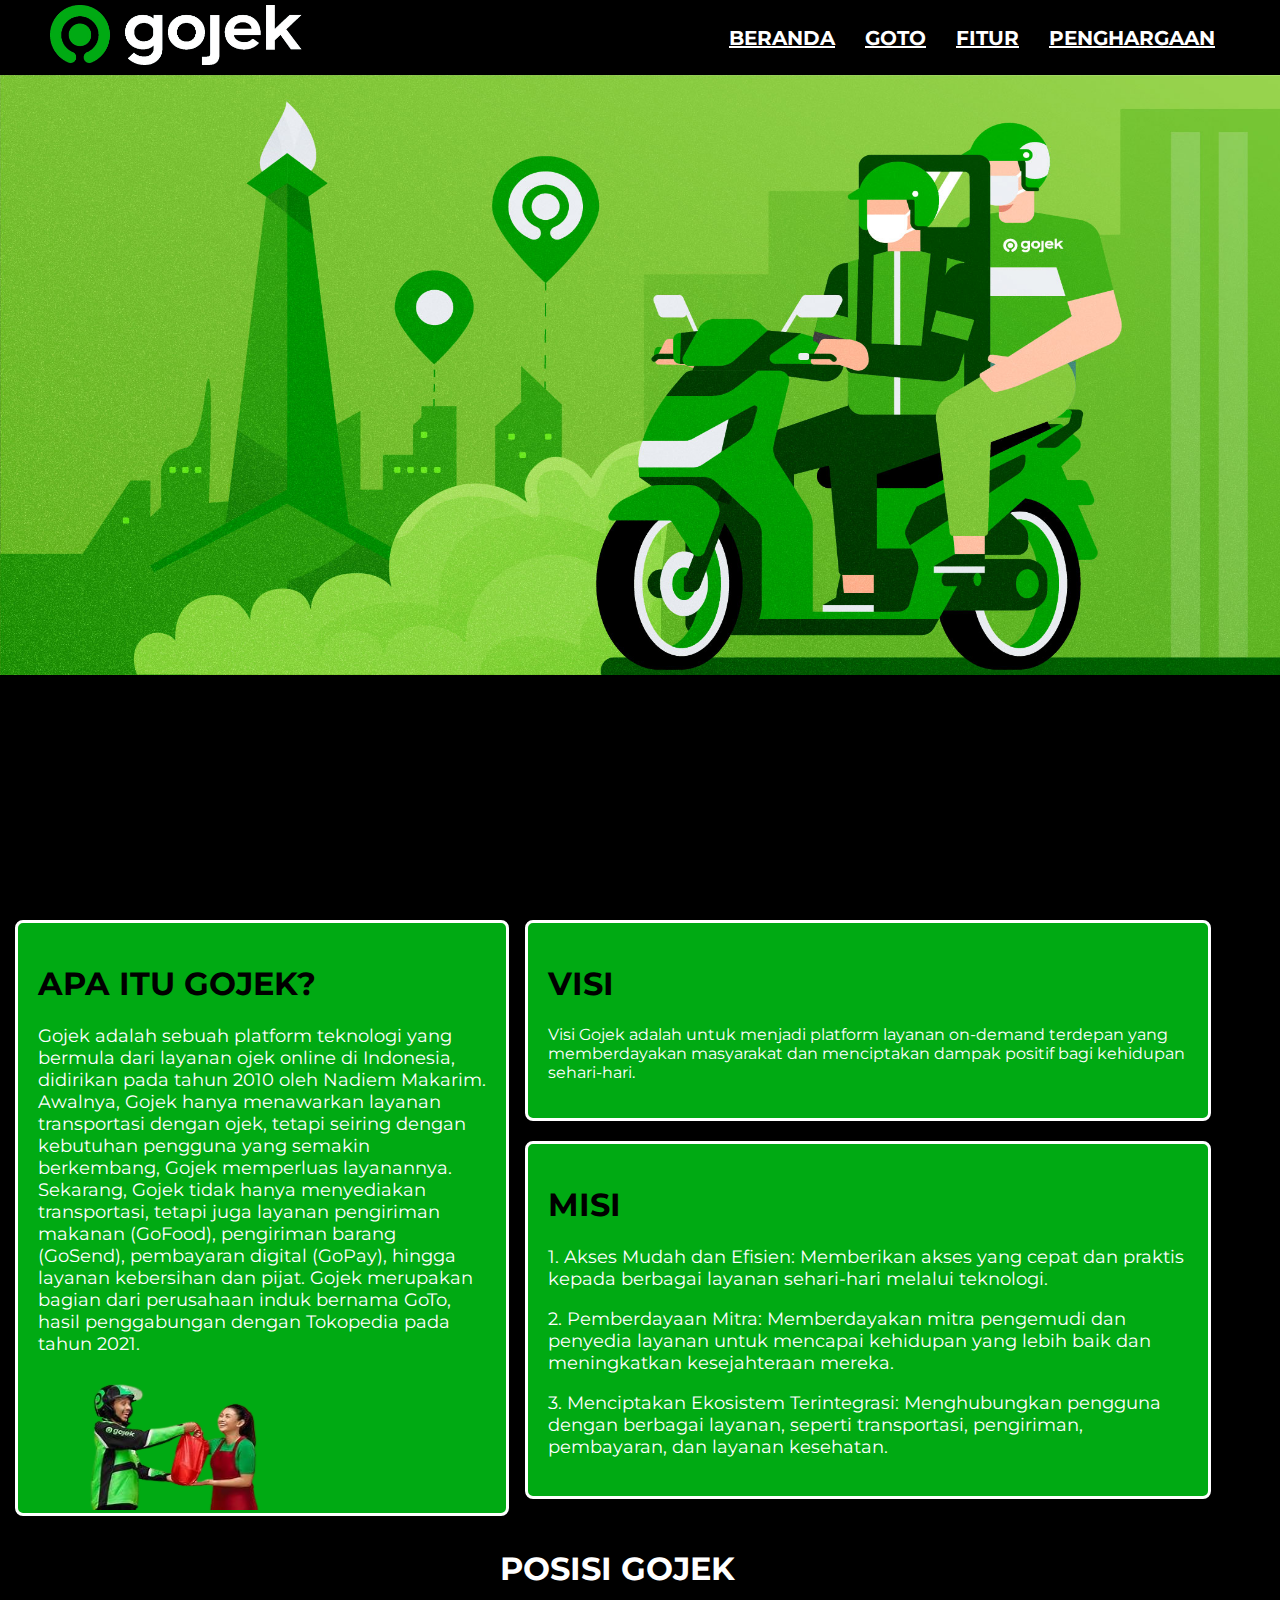
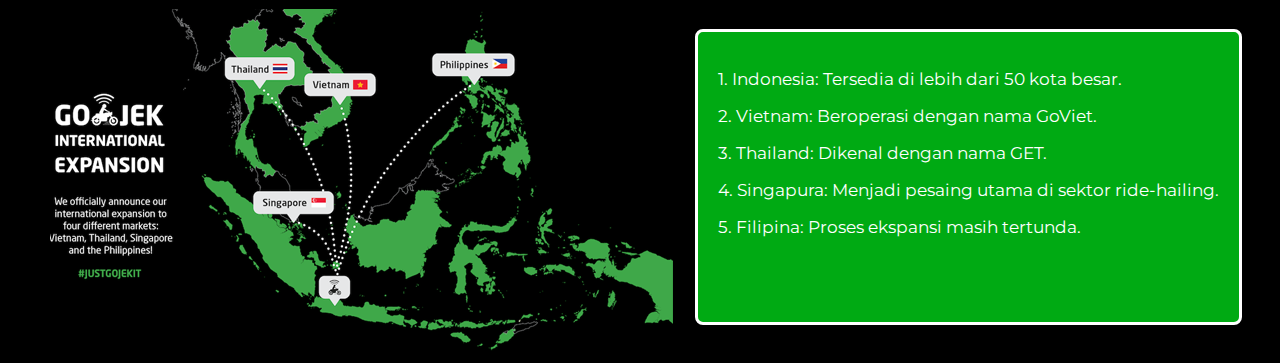
<file: index.html>
<!DOCTYPE html>
<html lang="en">
<head>
    <meta charset="UTF-8">
    <meta name="viewport" content="width=device-width, initial-scale=1.0">
    <title>GOJEK</title>
    <link rel="stylesheet" href="gojek.css">
    <link href="https://fonts.googleapis.com/css2?family=Montserrat:wght@400;600&display=swap" rel="stylesheet">
</head>
<body>
    <div class="wrapper">
        <div class="atas">
            <img src="foto/fontgojek.png" class="fontgojek" alt="">
            <div class="navbar">
                <a href="index.html">BERANDA</a></li>
                <a href="goto.html">GOTO</a>
                <a href="fitur.html">FITUR</a>
                <a href="penghargaan.html">PENGHARGAAN</a>
            </div>
        </div>
        <div>
            <img src="foto/gojek1.jpg" class="foto1" alt="foto1">
        </div>
    </div>

    <div class="pembungkus">
        <div class="gojek">
           <div class="judul1"><h1>APA ITU GOJEK?</h1></div> 
            <p>Gojek adalah sebuah platform teknologi yang bermula dari layanan ojek online di Indonesia, didirikan pada tahun 2010 oleh Nadiem Makarim. Awalnya, Gojek hanya menawarkan layanan transportasi dengan ojek, tetapi seiring dengan kebutuhan pengguna yang semakin berkembang, Gojek memperluas layanannya. Sekarang, Gojek tidak hanya menyediakan transportasi, tetapi juga layanan pengiriman makanan (GoFood), pengiriman barang (GoSend), pembayaran digital (GoPay), hingga layanan kebersihan dan pijat. Gojek merupakan bagian dari perusahaan induk bernama GoTo, hasil penggabungan dengan Tokopedia pada tahun 2021.</p>
          <div class="driver"> <img src="foto/driver.png" class="driver" alt=""></div> 
        </div>

        <div class="visi">
             <div class="judul2"><h1>VISI</h1></div>
            <p>Visi Gojek adalah untuk menjadi platform layanan on-demand terdepan yang memberdayakan masyarakat dan menciptakan dampak positif bagi kehidupan sehari-hari.</p>
        </div>

        <div class="misi">
       <div class="judul3"><h1>MISI</h1></div>     
            <p>1. Akses Mudah dan Efisien: Memberikan akses yang cepat dan praktis kepada berbagai layanan sehari-hari melalui teknologi.</p>
            <p>2. Pemberdayaan Mitra: Memberdayakan mitra pengemudi dan penyedia layanan untuk mencapai kehidupan yang lebih baik dan meningkatkan kesejahteraan mereka.</p>
            <p>3. Menciptakan Ekosistem Terintegrasi: Menghubungkan pengguna dengan berbagai layanan, seperti transportasi, pengiriman, pembayaran, dan layanan kesehatan.</p>
        </div>

        <div class="posisi">

          <div class="posisi1"><h1>POSISI GOJEK</h1></div>  
            <div class="posisigmbr">
                <img src="foto/posisi.png" alt="">
                <div class="posisi2">
                    <p>1. Indonesia: Tersedia di lebih dari 50 kota besar.</p>
                    <p>2. Vietnam: Beroperasi dengan nama GoViet.</p>
                    <p>3. Thailand: Dikenal dengan nama GET.</p>
                    <p>4. Singapura: Menjadi pesaing utama di sektor ride-hailing.</p>
                    <p>5. Filipina: Proses ekspansi masih tertunda.</p>
                </div>
            </div>
        </div>
    </div>
</body>
</html>
</file>
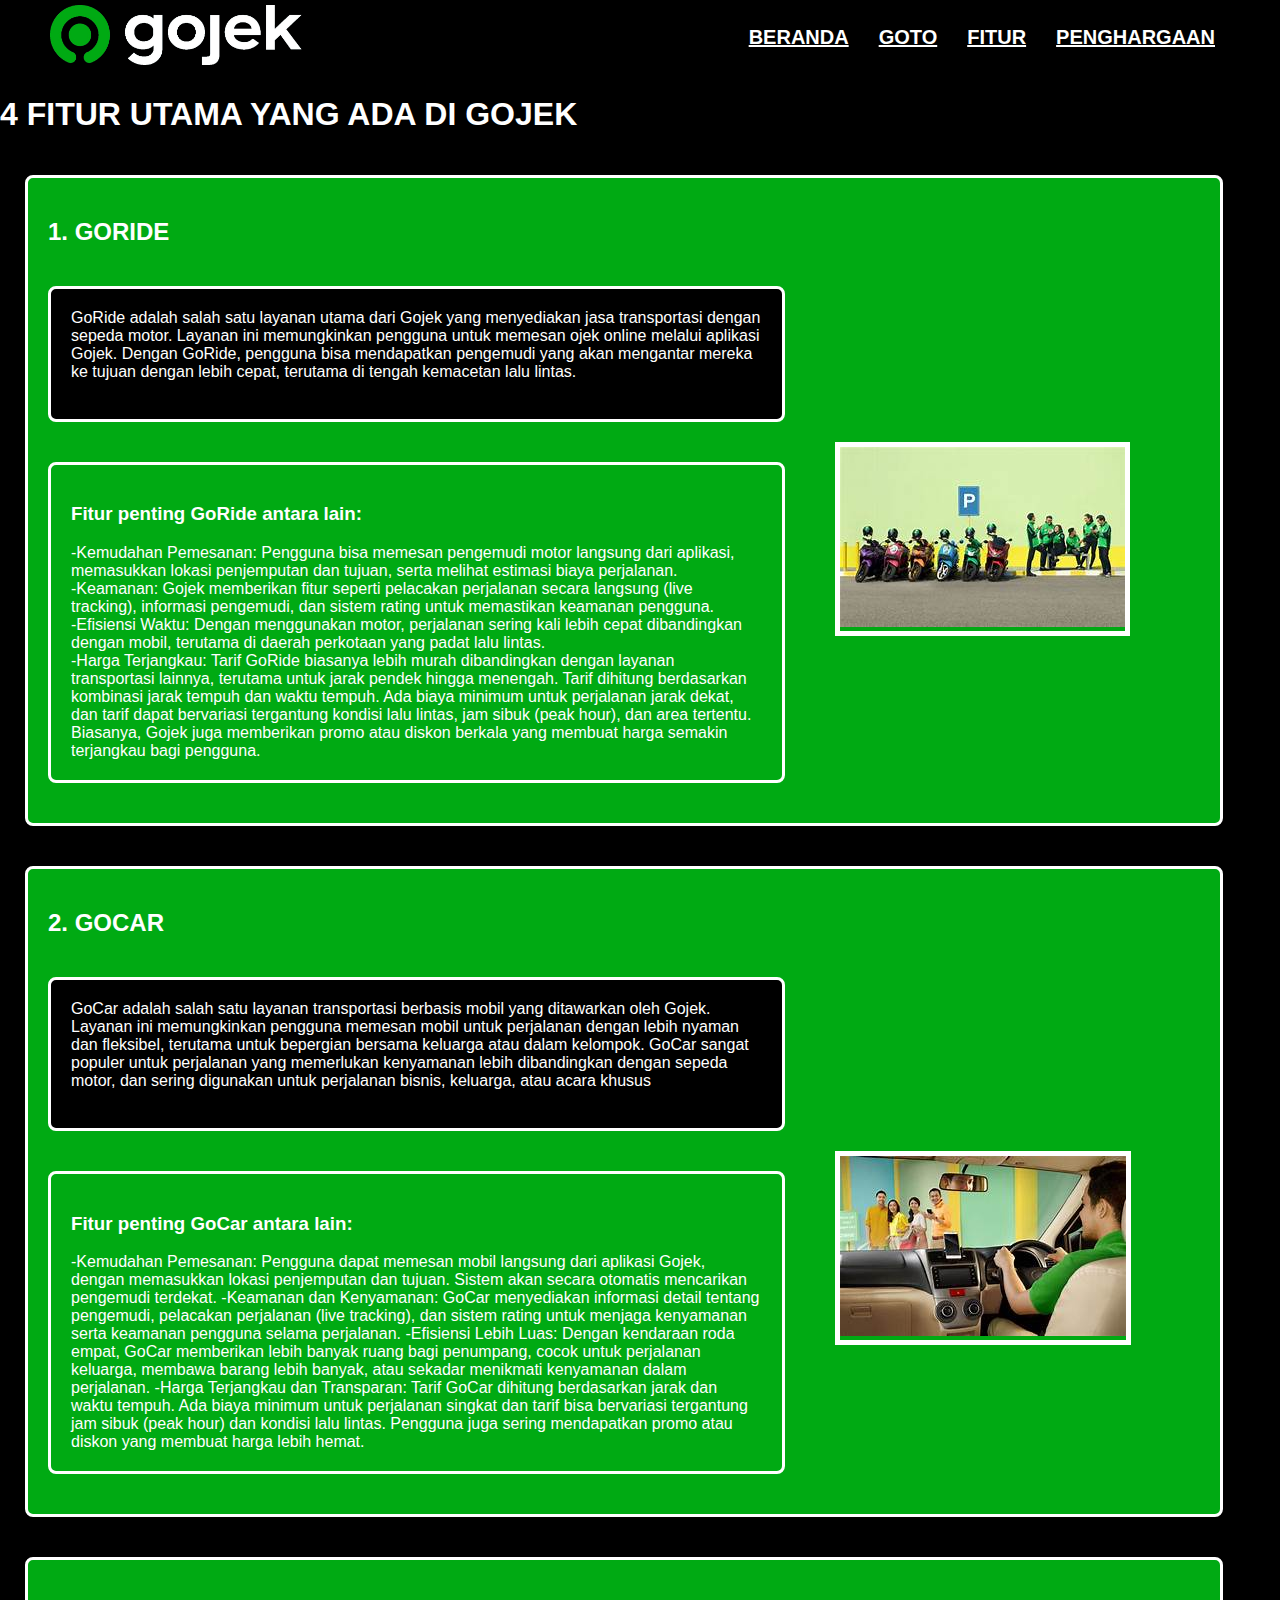
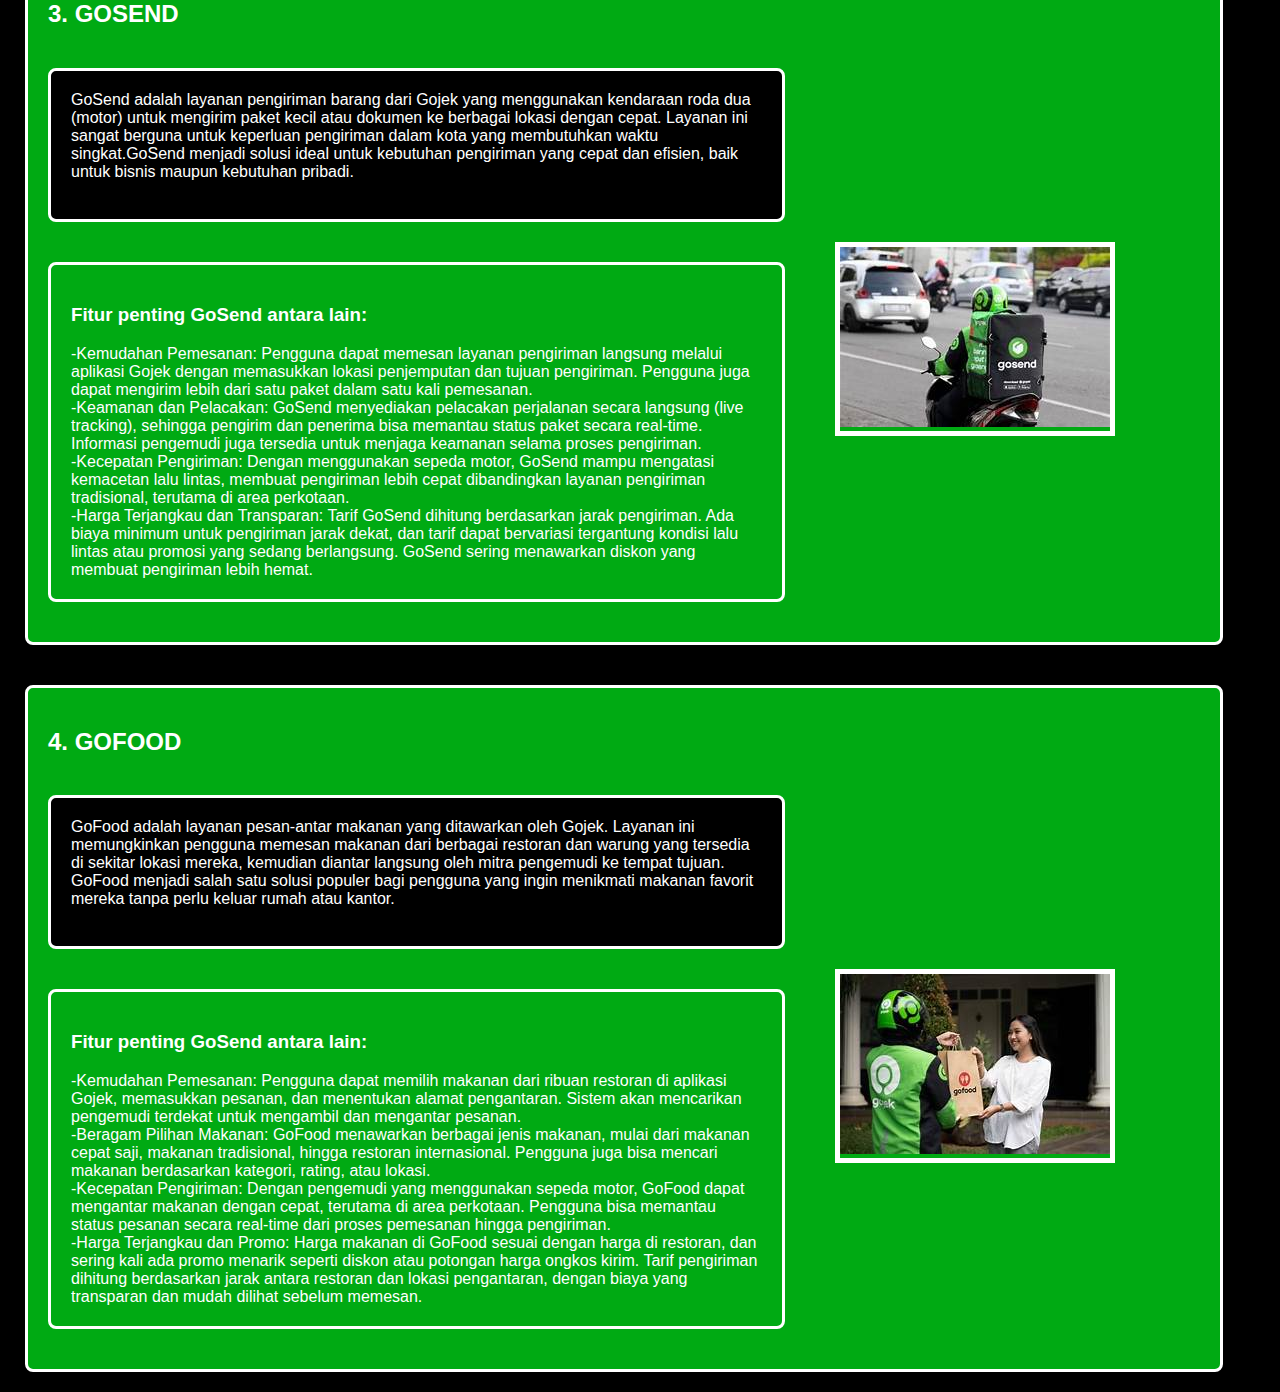
<file: fitur.html>
<!DOCTYPE html>
<html lang="en">
<head>
    <meta charset="UTF-8">
    <meta name="viewport" content="width=device-width, initial-scale=1.0">
    <title>4 FITUR UTAMA GOJEK</title>
    <link rel="stylesheet" href="gojek.css">
</head>
<body>
    <div class="atas">
        <img src="foto/fontgojek.png" class="fontgojek" alt="">
        <div class="navbar">
            <a href="index.html">BERANDA</a></li>
            <a href="goto.html">GOTO</a>
            <a href="fitur.html">FITUR</a>
            <a href="penghargaan.html">PENGHARGAAN</a>
        </div>
    </div>
    <div class="jdlfitur">
        <h1>4 FITUR UTAMA  YANG ADA DI GOJEK </h1></div>

    <div class="fitur">
    <div class="GORIDE"> <h2>1. GORIDE</h2  >
        
        <div class="ride1">GoRide adalah salah satu layanan utama dari Gojek yang menyediakan jasa transportasi dengan sepeda motor. Layanan ini memungkinkan pengguna untuk memesan ojek online melalui aplikasi Gojek. Dengan GoRide, pengguna bisa mendapatkan pengemudi yang akan mengantar mereka ke tujuan dengan lebih cepat, terutama di tengah kemacetan lalu lintas. <br> <br></div>

        <div class="ride2"> <h3>Fitur penting GoRide antara lain: <br></h3>
        
            -Kemudahan Pemesanan: Pengguna bisa memesan pengemudi motor langsung dari aplikasi, memasukkan lokasi penjemputan dan tujuan, serta melihat estimasi biaya perjalanan. <br>
            -Keamanan: Gojek memberikan fitur seperti pelacakan perjalanan secara langsung (live tracking), informasi pengemudi, dan sistem rating untuk memastikan keamanan pengguna. <br>
            -Efisiensi Waktu: Dengan menggunakan motor, perjalanan sering kali lebih cepat dibandingkan dengan mobil, terutama di daerah perkotaan yang padat lalu lintas. <br>
            -Harga Terjangkau: Tarif GoRide biasanya lebih murah dibandingkan dengan layanan transportasi lainnya, terutama untuk jarak pendek hingga menengah. Tarif dihitung berdasarkan kombinasi jarak tempuh dan waktu tempuh. Ada biaya minimum untuk perjalanan jarak dekat, dan tarif dapat bervariasi tergantung kondisi lalu lintas, jam sibuk (peak hour), dan area tertentu. Biasanya, Gojek juga memberikan promo atau diskon berkala yang membuat harga semakin terjangkau bagi pengguna. <br></div>
                <div class="ftgoride"> <img src="foto/goride.jpeg" alt="" srcset=""> </div> 



        

    </div>

    <div class="GOCAR"> <h2>2. GOCAR</h2  >

        <div class="car1">GoCar adalah salah satu layanan transportasi berbasis mobil yang ditawarkan oleh Gojek. Layanan ini memungkinkan pengguna memesan mobil untuk perjalanan dengan lebih nyaman dan fleksibel, terutama untuk bepergian bersama keluarga atau dalam kelompok. GoCar sangat populer untuk perjalanan yang memerlukan kenyamanan lebih dibandingkan dengan sepeda motor, dan sering digunakan untuk perjalanan bisnis, keluarga, atau acara khusus <br> <br></div>

        <div class="car2"> <h3>Fitur penting GoCar antara lain: <br></h3>
        
            -Kemudahan Pemesanan: Pengguna dapat memesan mobil langsung dari aplikasi Gojek, dengan memasukkan lokasi penjemputan dan tujuan. Sistem akan secara otomatis mencarikan pengemudi terdekat.
            -Keamanan dan Kenyamanan: GoCar menyediakan informasi detail tentang pengemudi, pelacakan perjalanan (live tracking), dan sistem rating untuk menjaga kenyamanan serta keamanan pengguna selama perjalanan.
            -Efisiensi Lebih Luas: Dengan kendaraan roda empat, GoCar memberikan lebih banyak ruang bagi penumpang, cocok untuk perjalanan keluarga, membawa barang lebih banyak, atau sekadar menikmati kenyamanan dalam perjalanan.
            -Harga Terjangkau dan Transparan: Tarif GoCar dihitung berdasarkan jarak dan waktu tempuh. Ada biaya minimum untuk perjalanan singkat dan tarif bisa bervariasi tergantung jam sibuk (peak hour) dan kondisi lalu lintas. Pengguna juga sering mendapatkan promo atau diskon yang membuat harga lebih hemat. <br></div>
                <div class="ftgocar"> <img src="foto/gocarr.jpeg" alt="" srcset=""> </div> 
    
            </div>


            <div class="GOSEND"> <h2>3. GOSEND</h2  >

                <div class="send1">GoSend adalah layanan pengiriman barang dari Gojek yang menggunakan kendaraan roda dua (motor) untuk mengirim paket kecil atau dokumen ke berbagai lokasi dengan cepat. Layanan ini sangat berguna untuk keperluan pengiriman dalam kota yang membutuhkan waktu singkat.GoSend menjadi solusi ideal untuk kebutuhan pengiriman yang cepat dan efisien, baik untuk bisnis maupun kebutuhan pribadi.  <br> <br></div>
        
                <div class="send2"> <h3>Fitur penting GoSend antara lain: <br></h3>
                
                    -Kemudahan Pemesanan: Pengguna dapat memesan layanan pengiriman langsung melalui aplikasi Gojek dengan memasukkan lokasi penjemputan dan tujuan pengiriman. Pengguna juga dapat mengirim lebih dari satu paket dalam satu kali pemesanan. <br>
                    -Keamanan dan Pelacakan: GoSend menyediakan pelacakan perjalanan secara langsung (live tracking), sehingga pengirim dan penerima bisa memantau status paket secara real-time. Informasi pengemudi juga tersedia untuk menjaga keamanan selama proses pengiriman. <br>
                    -Kecepatan Pengiriman: Dengan menggunakan sepeda motor, GoSend mampu mengatasi kemacetan lalu lintas, membuat pengiriman lebih cepat dibandingkan layanan pengiriman tradisional, terutama di area perkotaan. <br>
                    -Harga Terjangkau dan Transparan: Tarif GoSend dihitung berdasarkan jarak pengiriman. Ada biaya minimum untuk pengiriman jarak dekat, dan tarif dapat bervariasi tergantung kondisi lalu lintas atau promosi yang sedang berlangsung. GoSend sering menawarkan diskon yang membuat pengiriman lebih hemat. <br></div>
                        <div class="ftsend"> <img src="foto/gosendd.jpeg" alt="" srcset=""> </div> 
        
</div>


<div class="GOFOOD"> <h2>4. GOFOOD</h2  >

    <div class="food1">GoFood adalah layanan pesan-antar makanan yang ditawarkan oleh Gojek. Layanan ini memungkinkan pengguna memesan makanan dari berbagai restoran dan warung yang tersedia di sekitar lokasi mereka, kemudian diantar langsung oleh mitra pengemudi ke tempat tujuan. GoFood menjadi salah satu solusi populer bagi pengguna yang ingin menikmati makanan favorit mereka tanpa perlu keluar rumah atau kantor. <br> <br></div>

    <div class="food2"> <h3>Fitur penting GoSend antara lain: <br></h3>
    
        -Kemudahan Pemesanan: Pengguna dapat memilih makanan dari ribuan restoran di aplikasi Gojek, memasukkan pesanan, dan menentukan alamat pengantaran. Sistem akan mencarikan pengemudi terdekat untuk mengambil dan mengantar pesanan. <br>
        -Beragam Pilihan Makanan: GoFood menawarkan berbagai jenis makanan, mulai dari makanan cepat saji, makanan tradisional, hingga restoran internasional. Pengguna juga bisa mencari makanan berdasarkan kategori, rating, atau lokasi. <br>
        -Kecepatan Pengiriman: Dengan pengemudi yang menggunakan sepeda motor, GoFood dapat mengantar makanan dengan cepat, terutama di area perkotaan. Pengguna bisa memantau status pesanan secara real-time dari proses pemesanan hingga pengiriman. <br>
        -Harga Terjangkau dan Promo: Harga makanan di GoFood sesuai dengan harga di restoran, dan sering kali ada promo menarik seperti diskon atau potongan harga ongkos kirim. Tarif pengiriman dihitung berdasarkan jarak antara restoran dan lokasi pengantaran, dengan biaya yang transparan dan mudah dilihat sebelum memesan.  <br></div>
            <div class="ftfood"> <img src="foto/gofoodd.jpeg" alt="" srcset=""> </div> 

</div>





</div>


</body>
</html>
</file>
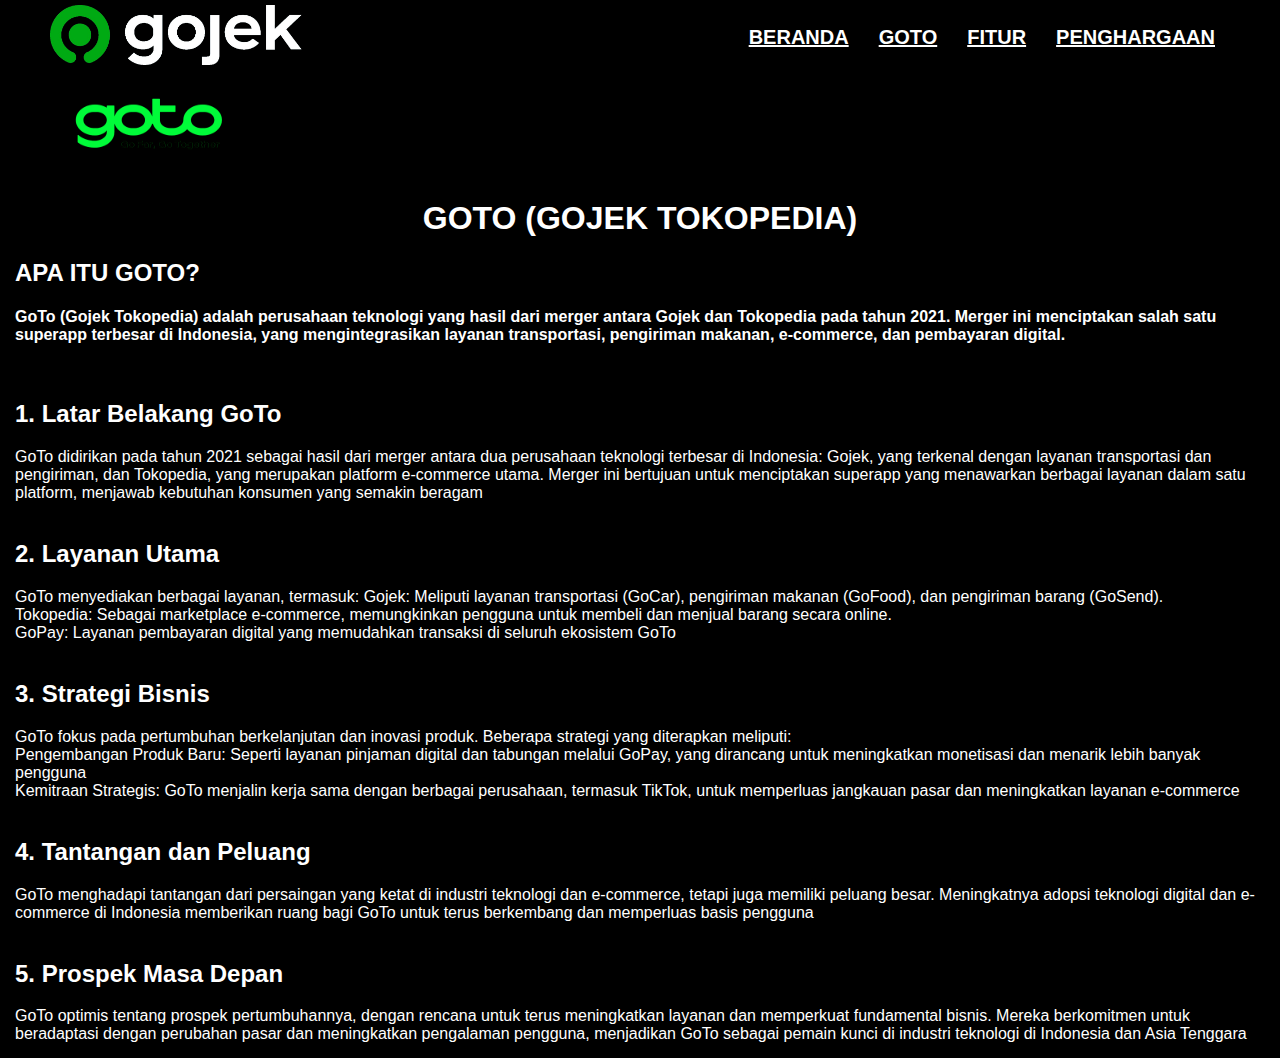
<file: goto.html>
<!DOCTYPE html>
<html lang="en">
<head>
    <meta charset="UTF-8">
    <meta name="viewport" content="width=device-width, initial-scale=1.0">
    <title>SEJARAH GOJEK</title>
    <link rel="stylesheet" href="gojek.css">
</head>
<body>
    <div class="atas">
        <img src="foto/fontgojek.png" class="fontgojek" alt="">
        <div class="navbar">
            <a href="index.html">BERANDA</a></li>
            <a href="goto.html">GOTO</a>
            <a href="fitur.html">FITUR</a>
            <a href="penghargaan.html">PENGHARGAAN</a>
    </div>
    </div>
    <div class="goot"> <img src="foto/Logo GoTo.png"  class="logo" sizes="" srcset=""> </div>
    <center><h1>GOTO (GOJEK TOKOPEDIA)</h1></center>

    <div class="goto"><h2>APA ITU GOTO?</h2> <h4>GoTo (Gojek Tokopedia) adalah perusahaan teknologi yang hasil dari merger antara Gojek dan Tokopedia pada tahun 2021. Merger ini menciptakan salah satu superapp terbesar di Indonesia, yang mengintegrasikan layanan transportasi, pengiriman makanan, e-commerce, dan pembayaran digital.</h4></div>
      <div class="gotoo"><h2>1. Latar Belakang GoTo</h2> 
        GoTo didirikan pada tahun 2021 sebagai hasil dari merger antara dua perusahaan teknologi terbesar di Indonesia: Gojek, yang terkenal dengan layanan transportasi dan pengiriman, dan Tokopedia, yang merupakan platform e-commerce utama. Merger ini bertujuan untuk menciptakan superapp yang menawarkan berbagai layanan dalam satu platform, menjawab kebutuhan konsumen yang semakin beragam    <br><br>   
    
       <h2> 2. Layanan Utama</h2> 
GoTo menyediakan berbagai layanan, termasuk:

Gojek: Meliputi layanan transportasi (GoCar), pengiriman makanan (GoFood), dan pengiriman barang (GoSend). <br>
Tokopedia: Sebagai marketplace e-commerce, memungkinkan pengguna untuk membeli dan menjual barang secara online. <br>
GoPay: Layanan pembayaran digital yang memudahkan transaksi di seluruh ekosistem GoTo​ <br> <br>
    
<h2>3. Strategi Bisnis</h2>
GoTo fokus pada pertumbuhan berkelanjutan dan inovasi produk. Beberapa strategi yang diterapkan meliputi: <br>

Pengembangan Produk Baru: Seperti layanan pinjaman digital dan tabungan melalui GoPay, yang dirancang untuk meningkatkan monetisasi dan menarik lebih banyak pengguna​ <br>
Kemitraan Strategis: GoTo menjalin kerja sama dengan berbagai perusahaan, termasuk TikTok, untuk memperluas jangkauan pasar dan meningkatkan layanan e-commerce <br><br>

<h2>4. Tantangan dan Peluang</h2>
GoTo menghadapi tantangan dari persaingan yang ketat di industri teknologi dan e-commerce, tetapi juga memiliki peluang besar. Meningkatnya adopsi teknologi digital dan e-commerce di Indonesia memberikan ruang bagi GoTo untuk terus berkembang dan memperluas basis pengguna​ <br><br>

<h2>5. Prospek Masa Depan</h2>
GoTo optimis tentang prospek pertumbuhannya, dengan rencana untuk terus meningkatkan layanan dan memperkuat fundamental bisnis. Mereka berkomitmen untuk beradaptasi dengan perubahan pasar dan meningkatkan pengalaman pengguna, menjadikan GoTo sebagai pemain kunci di industri teknologi di Indonesia dan Asia Tenggara​


    </div>
   
        
        
        
        
        
 
   
    
</body>
</html>
</file>
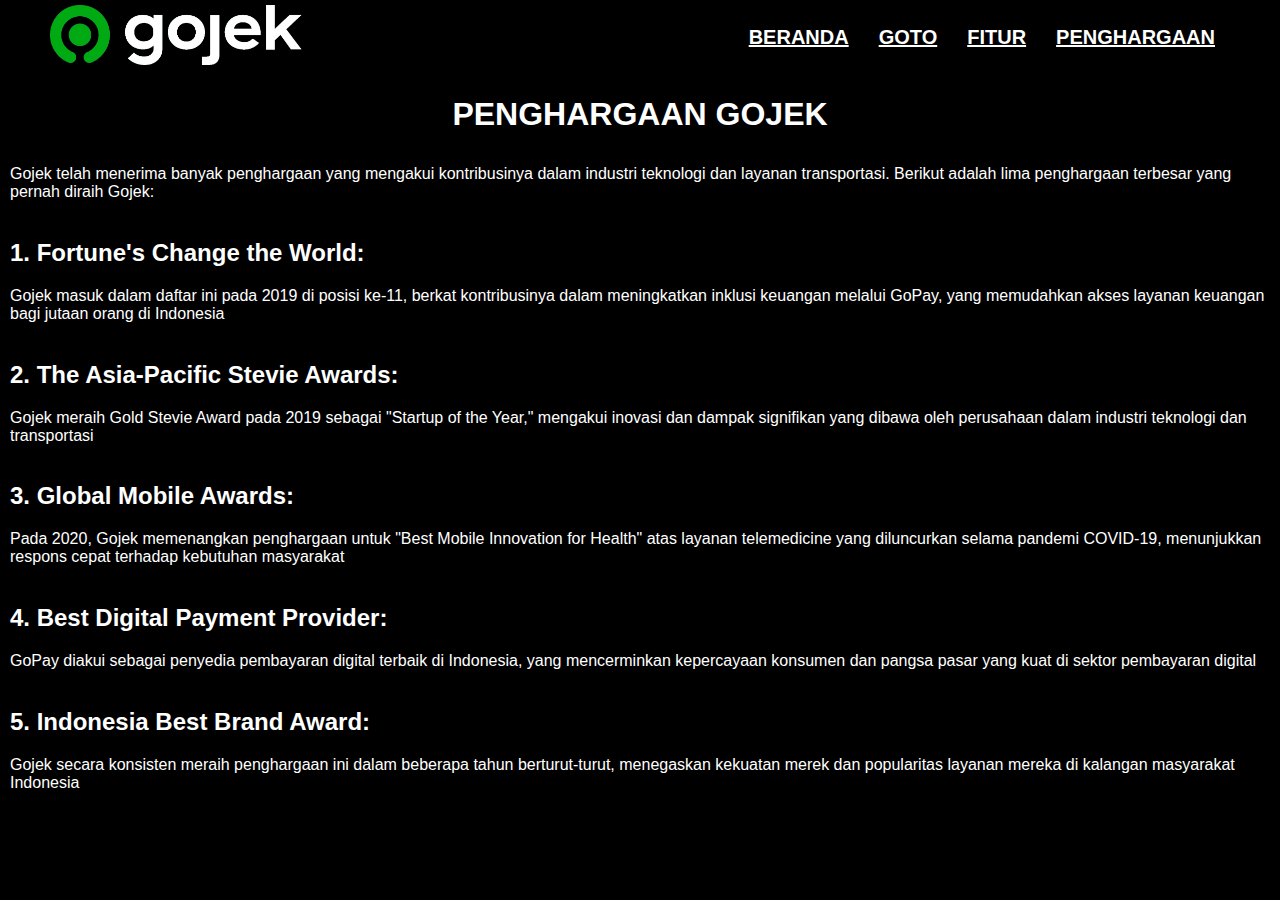
<file: penghargaan.html>
<!DOCTYPE html>
<html lang="en">
<head>
    <meta charset="UTF-8">
    <meta name="viewport" content="width=device-width, initial-scale=1.0">
    <title>Document</title>
    <link rel="stylesheet" href="gojek.css">
</head>
<body>
    <div class="atas">
        <img src="foto/fontgojek.png" class="fontgojek" alt="">
        <div class="navbar">
            <a href="index.html">BERANDA</a></li>
            <a href="goto.html">GOTO</a>
            <a href="fitur.html">FITUR</a>
            <a href="penghargaan.html">PENGHARGAAN</a>
    </div>
    </div>
   <center><h1>PENGHARGAAN GOJEK</h1></center>
    <div class="penghargaan">Gojek telah menerima banyak penghargaan yang mengakui kontribusinya dalam industri teknologi dan layanan transportasi. Berikut adalah lima penghargaan terbesar yang pernah diraih Gojek: <br> <br>
     <h2> 1. Fortune's Change the World: </h2> 
       Gojek masuk dalam daftar ini pada 2019 di posisi ke-11, berkat kontribusinya dalam meningkatkan inklusi keuangan melalui GoPay, yang memudahkan akses layanan keuangan bagi jutaan orang di Indonesia <br><br>
       <h2> 2. The Asia-Pacific Stevie Awards: </h2> 
       Gojek meraih Gold Stevie Award pada 2019 sebagai "Startup of the Year," mengakui inovasi dan dampak signifikan yang dibawa oleh perusahaan dalam industri teknologi dan transportasi​
        <br><br>
    <h2> 3. Global Mobile Awards:  </h2> 
        Pada 2020, Gojek memenangkan penghargaan untuk "Best Mobile Innovation for Health" atas layanan telemedicine yang diluncurkan selama pandemi COVID-19, menunjukkan respons cepat terhadap kebutuhan masyarakat
        <br><br>
        <h2> 4. Best Digital Payment Provider:  </h2> 
        GoPay diakui sebagai penyedia pembayaran digital terbaik di Indonesia, yang mencerminkan kepercayaan konsumen dan pangsa pasar yang kuat di sektor pembayaran digital <br> <br>
        <h2>  5. Indonesia Best Brand Award:</h2> 
        Gojek secara konsisten meraih penghargaan ini dalam beberapa tahun berturut-turut, menegaskan kekuatan merek dan popularitas layanan mereka di kalangan masyarakat Indonesia​

         <br><br>

    
    
    </div>
</body>
</html>
</file>
<file: gojek.css>
body {
    margin: 0; 
    background-color: black; 
    color: white; 
    font-family: 'Montserrat', sans-serif; 
}

.wrapper {
    background-color: black; 
    min-height: 100vh; 
    position: relative;
}

.atas {
    background-color: black; 
    height: 75px; 
    width: 100%; 
    position: relative;
}

.fontgojek {
    position: absolute; 
    height: 60px; 
    padding-top: 5px; 
    padding-left: 50px;
}

.navbar {
    position: absolute; 
    top: 35%; 
    right: 50px; 
    display: flex; 
}

.navbar a {
    color: white; 
    font-size: 20px;
    margin: 0 15px; 
    font-weight: bold;
}

.foto1 {
    width: 100%; 
    height: 600px; 
  
}


.gojek {
    background-color: #00AA13; 
    border: 3px solid #fff; 
    border-radius: 8px; 
    padding: 20px; 
    margin-top: 20px 0; 
    height: 550px;
    width: 35%;
    float: left;
    margin-left: 15px;

}

.judul1 {
    color: black;
}

.driver {
    height: 50%;
    width: 75%;
}



.gojek p {
    font-size: 18px; 
}


.misi {
    background-color: #00AA13; 
    border: 3px solid #fff; 
    border-radius: 8px; 
    padding: 20px; 
    margin: 20px 0; 
    margin-left: 525px;
    height: 225;
    width: 50%;
}

.judul3 {
    color: black;
}


.misi p {
    font-size: 18px;
}

.visi {
    background-color: #00AA13; 
    border: 3px solid #fff; 
    border-radius: 8px; 
    padding: 20px; 
    margin: 20px 0; 
    margin-left: 525px;
    height: 225;
    width: 50%;

}

.judul2 {
    color: black;
}

.posisi1 {
    margin-top: 50px;
    margin-left: 500px;
}

.posisigmbr {
    margin-left: 50px;
    float: left;
}

.posisi2 {
    float: right;
    margin-left: 15px;
   font-size: 17px;
   background-color: #00AA13; 
   border: 3px solid #fff; 
   border-radius: 8px; 
   padding: 20px;
   margin-top: 20px;
   height: 250px; 
}

.GORIDE {
    background-color: #00AA13; 
    border: 3px solid #fff; 
    border-radius: 8px; 
    padding: 20px; 
    margin: 20px 0; 
    height: 225;
    width: 90%;
    float: left;
    margin-left: 25px;
    }

.ride1 {
    background-color: black; 
    border: 3px solid #fff; 
    border-radius: 8px; 
    padding: 20px; 
    margin: 20px 0; 
    height: 225;
    width: 60%;
    float: left;
}

.ride2 {
    background-color: #00AA13; 
    border: 3px solid white; 
    border-radius: 8px; 
    padding: 20px; 
    margin: 20px 0; 
    height: 225;
    width: 60%;
    float: left;
}

.ftgoride {
    float: left;
    margin-left: 50px;
    border: white solid 5px;
}

.GOCAR {
    background-color: #00AA13; 
    border: 3px solid #fff; 
    border-radius: 8px; 
    padding: 20px; 
    margin: 20px 0; 
    height: 225;
    width: 90%;
    float: left;
    margin-left: 25px;
}

.car1 {
    background-color: black; 
    border: 3px solid #fff; 
    border-radius: 8px; 
    padding: 20px; 
    margin: 20px 0; 
    height: 225;
    width: 60%;
    float: left;    
}

.car2 {
    background-color: #00AA13; 
    border: 3px solid white; 
    border-radius: 8px; 
    padding: 20px; 
    margin: 20px 0; 
    height: 225;
    width: 60%;
    float: left;
}

.ftgocar {
    float: left;
    margin-left: 50px;
    border: white solid 5px;
}

.GOSEND {
    background-color: #00AA13; 
    border: 3px solid #fff; 
    border-radius: 8px; 
    padding: 20px; 
    margin: 20px 0; 
    height: 225;
    width: 90%;
    float: left;
    margin-left: 25px;
}

.send1 {
    background-color: black; 
    border: 3px solid #fff; 
    border-radius: 8px; 
    padding: 20px; 
    margin: 20px 0; 
    height: 225;
    width: 60%;
    float: left;    
}

.send2 {
    background-color: #00AA13; 
    border: 3px solid white; 
    border-radius: 8px; 
    padding: 20px; 
    margin: 20px 0; 
    height: 225;
    width: 60%;
    float: left;   
}

.ftsend {
    float: left;
    margin-left: 50px;
    border: white solid 5px;
}

.GOFOOD {
    background-color: #00AA13; 
    border: 3px solid #fff; 
    border-radius: 8px; 
    padding: 20px; 
    margin: 20px 0; 
    height: 225;
    width: 90%;
    float: left;
    margin-left: 25px;
}

.food1 { background-color: black; 
    border: 3px solid #fff; 
    border-radius: 8px; 
    padding: 20px; 
    margin: 20px 0; 
    height: 225;
    width: 60%;
    float: left;    
}

.food2 {
    background-color: #00AA13; 
    border: 3px solid white; 
    border-radius: 8px; 
    padding: 20px; 
    margin: 20px 0; 
    height: 225;
    width: 60%;
    float: left;
}

.ftfood {
    float: left;
    margin-left: 50px;
    border: white solid 5px;
}

.goto {
   padding-left: 15px;
}

.logo {
    height: 100px;
    width: 200px;
    padding-left: 50px;
}

.gotoo {
    padding: 15px;
}

.penghargaan {
    padding: 10px;
}
</file>
